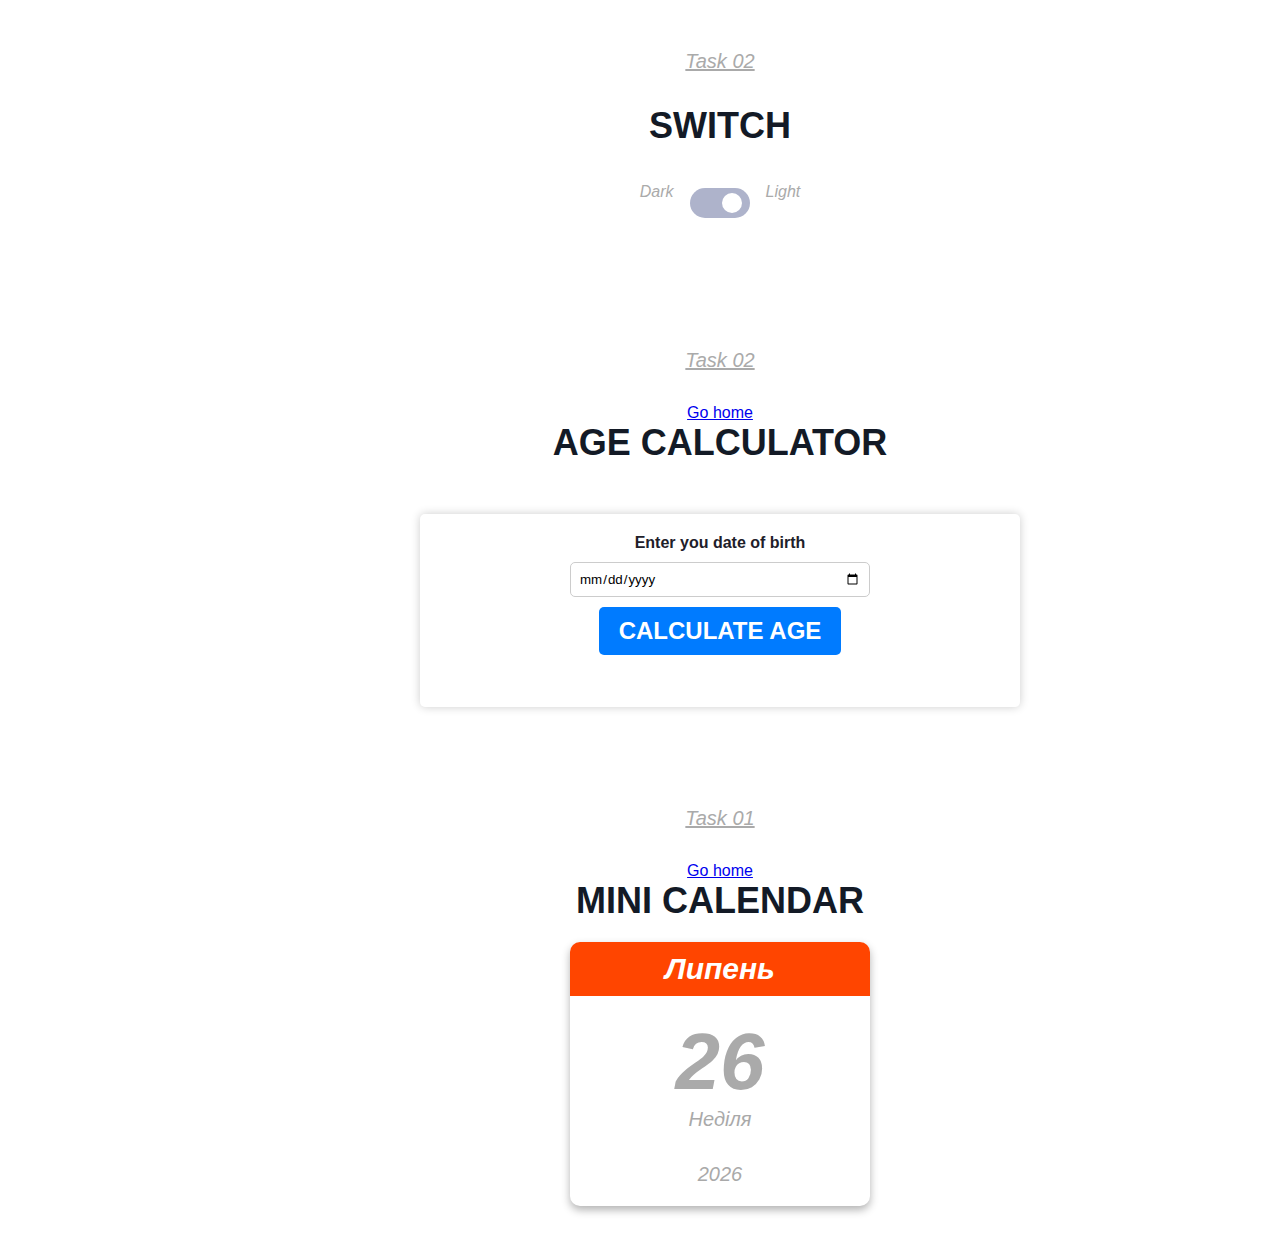
<file: js/lesson-5/index.html>
<!DOCTYPE html>
<html lang="en">
  <head>
    <meta charset="UTF-8" />
    <meta name="viewport" content="width=device-width, initial-scale=1.0" />
    <title>Document</title>
    <link rel="stylesheet" href="./css/style.css" />
  </head>
  <body class="light">
    <!-- task-1 -->
    <section>
      <div class="container">
        <p class="task-title">Task 02</p>
        <h2>Switch</h2>
        <div class="toggle-switch">
          <p>Dark</p>
          <span>
            <label class="switch">
              <input id="theme-switch" type="checkbox" />
              <span class="slider round"></span>
            </label>
          </span>
          <p>Light</p>
        </div>
      </div>
    </section>

    <!-- task-2 -->
    <section>
      <div class="container">
        <p class="task-title">Task 02</p>

        <a href="../index.html">Go home</a>

        <h2>Age Calculator</h2>
        <div class="form">
          <label for="birthday">Enter you date of birth</label>
          <input type="date" class="js-input" name="birthday" />
          <button class="js-form-btn">Calculate Age</button>
          <p class="js-form-result"></p>
        </div>
      </div>
    </section>

    <!-- task-3 -->
    <section>
      <div class="container">
        <p class="task-title">Task 01</p>

        <a href="../index.html">Go home</a>

        <h1>Mini Calendar</h1>

        <div class="calendar-container js-container">
          <p class="month-name js-month">April</p>
          <p class="day-number js-day-number">20</p>
          <p class="day-name js-day">Friday</p>
          <p class="year js-year">2023</p>
        </div>
      </div>
    </section>

    <script type="module" src="./js/lesson-5.js"></script>
    <script type="module" src="./js/localStorage-api.js"></script>
  </body>
</html>
</file>
<file: js/lesson-5/css/style.css>
:root {
  --primary: #d81e5b;
  --secondary: #8a4fff;
  --grey: #aaa;
  --light: #eee;
  --dark: #131a26;
  --toggle-light: hsl(230, 22%, 74%);
  --toggle-dark: linear gradient hsl(210, 78%, 56%) to hsl(146, 68%, 55%);
}

* {
  margin: 0;
  box-sizing: border-box;

  font-family: 'Fira sans', sans-serif;
}

body {
  background: var(--main-background);
  color: var(--main-font);
}

h1,
h2 {
  color: var(--dark);
  font-size: 4rem;
  text-transform: uppercase;
  margin-bottom: 1rem;
}

section {
  padding: 50px 0;
  text-align: center;
}

p {
  color: var(--grey);
  font-style: italic;
  margin-bottom: 2rem;
}

/* components */

.task-title {
  font-size: 20px;
  font-style: italic;
  font-weight: 500;
  text-decoration: underline;
}

.container {
  width: 1440px;
  margin: 0 auto;
  padding: 0px 40px;
}

.module-title {
  text-align: center;
}

/* counter */

.counter {
  background-color: var(--dark);
  padding: 1rem;
  border-radius: 1rem;
  color: white;
}

.counter-value {
  font-size: 8rem;
  text-align: center;
}

.counter-controls {
  display: flex;
  align-items: center;
  justify-content: center;
  margin: 0 -1rem;
}

button {
  appearance: none;
  outline: none;
  border: none;
  background: none;

  margin: 0 1rem;

  color: var(--primary);
  font-size: 1.5rem;
  font-weight: 700;
  text-transform: uppercase;

  cursor: pointer;
  transition: 0.4s ease-in-out;
}

button span {
  display: block;
  transition: 0.4s ease-in-out;
}

button[data-action='reset'] {
  color: white;
  opacity: 0.5;
}

button[data-action='reset']:hover {
  opacity: 1;
}

.save {
  margin-top: 2rem;

  display: flex;
  align-items: center;
  justify-content: center;
}

.save button {
  color: var(--dark);
}

button:active {
  transform: scale(1.1);
}

@keyframes pulse {
  0% {
    transform: scale(1);
  }
  50% {
    transform: scale(1.1);
  }
  100% {
    transform: scale(1);
  }
}

/* switch */

/* The switch - the box around the slider */
.switch {
  position: relative;
  display: inline-block;
  width: 60px;
  height: 30px;
}

/* Hide default html checkbox */
.switch input {
  opacity: 0;
}

/* The slider */
.slider {
  position: absolute;
  cursor: pointer;
  top: 0;
  left: 0;
  right: 0;
  bottom: 0;
  background-color: var(--toggle-light);
  transition: 0.4s;
}

.slider:before {
  position: absolute;
  content: '';
  height: 20px;
  width: 20px;
  left: 32px;
  bottom: 5px;
  background-color: #fff;
  transition: 0.4s;
}

input:checked + .slider {
  background: linear-gradient(90grad, hsl(210, 78%, 56%), hsl(146, 68%, 55%));
}

input:checked + .slider:before {
  transform: translateX(-24px);
}
.slider,
.round {
  border-radius: 34px;
}

.round::before {
  border-radius: 50%;
}

input:checked + .round::before {
  background-color: hsl(230, 17%, 14%);
}
/* /THEME/ */
.dark {
  --main-background: hsl(230, 17%, 14%);
  --main-font: white;
}

.light {
  --main-background: white;
  --main-font: hsl(230, 17%, 14%);
}

.toggle-switch {
  display: flex;
  flex-direction: row;
  justify-content: center;
  align-items: center;
}
.toggle-switch p {
  padding: 1em;
}
body.dark h2 {
  color: #f2f2f2;
}

form {
  display: flex;
}

input[type='text'] {
  flex: 1;
  padding: 10px;
  border: none;
  border-bottom: 2px solid #ddd;
  font-size: 18px;
}

button[type='submit'] {
  padding: 10px 20px;
  margin-left: 5px;
  background-color: #008cba;
  color: #fff;
  border: none;
  border-radius: 5px;
  cursor: pointer;
  font-size: 18px;
}

button[type='submit']:hover {
  background-color: #006d9e;
}

ul {
  margin-top: 20px;
  list-style-type: none;
}

li {
  padding: 10px;
  background-color: #f2f2f2;
  margin-bottom: 5px;
  border-radius: 5px;
  position: relative;
  display: flex;
  justify-content: space-between;
}
li div {
  display: flex;
  gap: 8px;
}
li input {
  width: 70%;
  border: none;
  background-color: #f2f2f2;
}
li input.active {
  width: 70%;
  background-color: #ffffff;
}
li button[data-action='edit'] {
  background-color: #355075;
  color: #fff;
  border: none;
  cursor: pointer;
  padding: 5px 10px;
  border-radius: 5px;
}
li button[data-action='edit'].active {
  background-color: #2f7600;
  color: #fff;
}

li button[data-action='delete'] {
  background-color: #ff4d4d;
  color: #fff;
  border: none;
  cursor: pointer;
  padding: 5px 10px;
  border-radius: 5px;
}
li button:hover {
  opacity: 0.8;
}

/* calendar */
.calendar-container {
  background-color: white;
  width: 300px;
  text-align: center;
  border-radius: 10px;
  box-shadow: 0 4px 8px rgba(0, 0, 0, 0.3);
  overflow: hidden;
  margin: 0 auto;
}

.month-name {
  text-transform: capitalize;
  margin: 0;
  background-color: orangered;
  color: white;
  padding: 10px;
  font-size: 30px;
  font-weight: bold;
  margin-bottom: 20px;
}

.day-name {
  text-transform: capitalize;
  font-size: 20px;
  color: darkgray;
}

.day-number {
  font-size: 80px;
  margin: 0;
  font-weight: bold;
}

.year {
  margin: 20px 0;
  font-size: 20px;
  color: darkgray;
  font-weight: 500;
}

/*  */

h1,
h2 {
  font-size: 36px;
  text-align: center;
  margin-top: 0;
  margin-bottom: 20px;
}

.form {
  display: flex;
  flex-direction: column;
  align-items: center;

  background-color: white;
  box-shadow: 0 0 10px rgba(0, 0, 0, 0.2);
  padding: 20px;
  max-width: 600px;
  margin: 0 auto;
  border-radius: 5px;
  margin-top: 50px;
}

label {
  font-weight: bold;
  margin-bottom: 10px;
}

input {
  padding: 8px;
  border: 1px solid #ccc;
  border-radius: 5px;
  width: 100%;
  max-width: 300px;
}

button {
  background-color: #007bff;
  color: white;
  border: none;
  padding: 10px 20px;
  border-radius: 5px;
  margin-top: 10px;
  cursor: pointer;
  transition: background-color 0.3s ease;
}

button:hover {
  background-color: #0062cc;
}

#result {
  margin-top: 20px;
  font-size: 24px;
  font-weight: bold;
}

/* clock styles */

.clock__items {
  display: flex;
  font-size: 18px;
  max-width: max-content;
  margin: 0 auto;
}

.clock__item {
  position: relative;
  margin-left: 10px;
  margin-right: 10px;
  padding-bottom: 15px;
  text-align: center;
}

.clock__item:not(:nth-child(3))::after {
  content: ':';
  position: absolute;
  right: -15px;
}

.clock__container.is-hidden {
  position: absolute;
  width: 1px;
  height: 1px;
  margin: -1px;
  border: 0;
  padding: 0;

  white-space: nowrap;
  clip-path: inset(100%);
  clip: rect(0 0 0 0);
  overflow: hidden;
}
</file>
